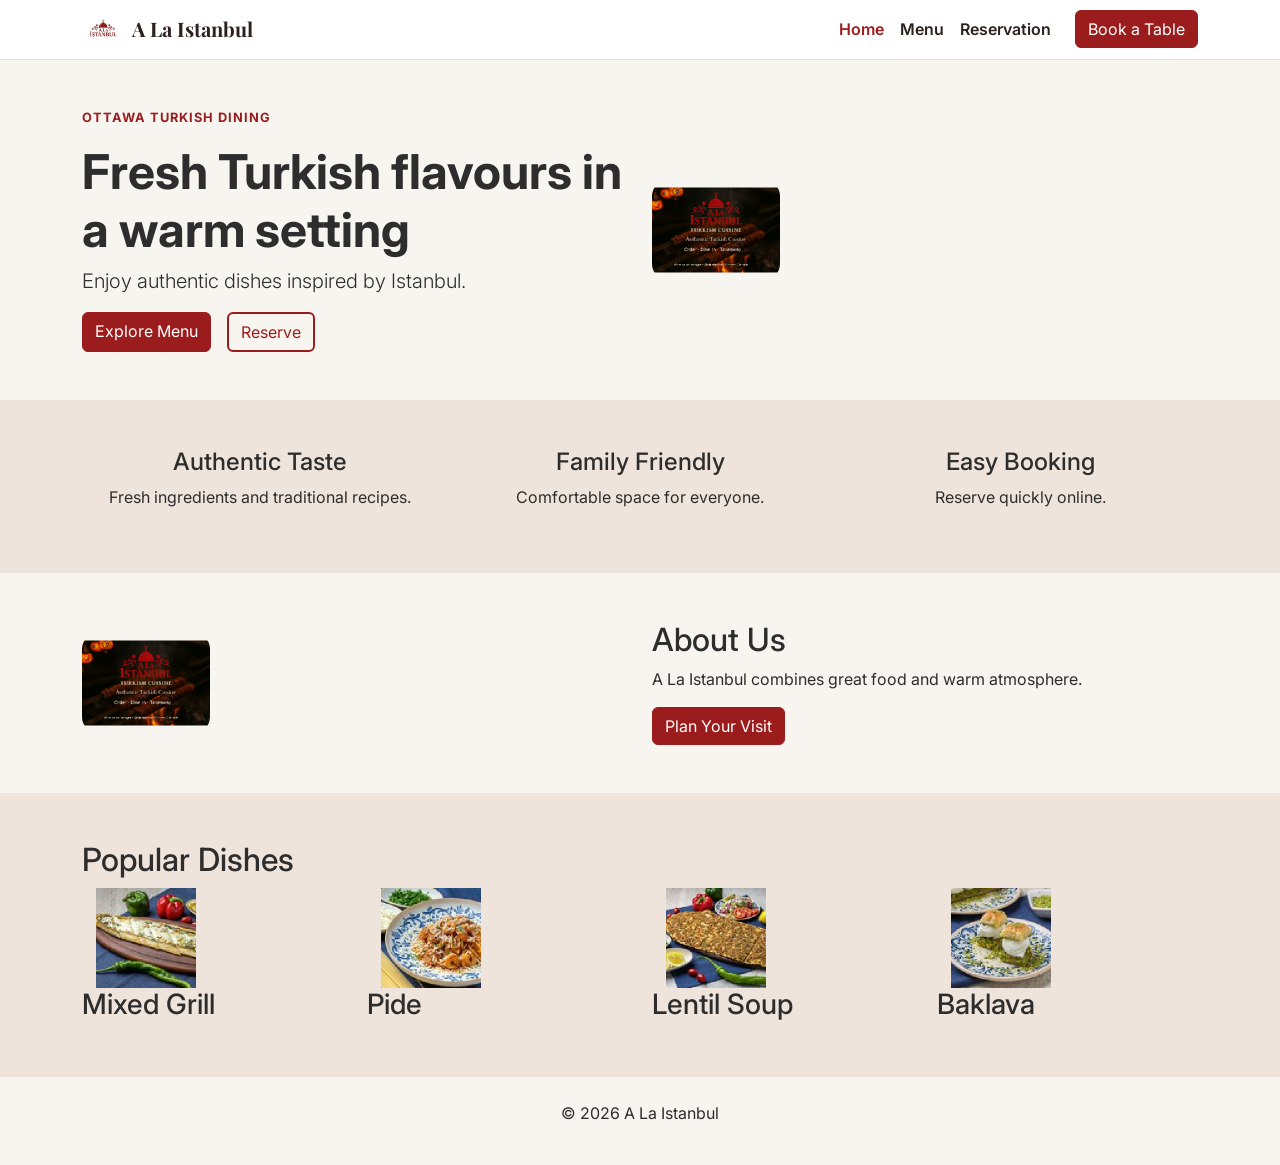
<file: index.html>
<!DOCTYPE html>
<html lang="en">
<head>
  <!-- Basic setup for character encoding and responsive layout -->
  <meta charset="UTF-8">
  <meta name="viewport" content="width=device-width, initial-scale=1.0">

  <!-- Page title -->
  <title>A La Istanbul | Home</title>

  <!-- Google Fonts for typography matching my design -->
  <link rel="preconnect" href="https://fonts.googleapis.com">
  <link rel="preconnect" href="https://fonts.gstatic.com" crossorigin>
  <link href="https://fonts.googleapis.com/css2?family=Inter:wght@400;500;600;700;800&family=Playfair+Display:wght@600;700&display=swap" rel="stylesheet">

  <!-- Bootstrap for layout and components -->
  <link href="https://cdn.jsdelivr.net/npm/bootstrap@5.3.3/dist/css/bootstrap.min.css" rel="stylesheet">

  <!-- My custom styles -->
  <link rel="stylesheet" href="css/style.css">
</head>

<body>

  <!-- Accessibility: skip navigation -->
  <a class="skip-link" href="#main-content">Skip to main content</a>

  <!-- NAVBAR -->
  <header>
    <nav class="navbar navbar-expand-lg bg-white border-bottom" aria-label="Primary navigation">
      <div class="container">

        <!-- Logo -->
        <a class="navbar-brand d-flex align-items-center gap-2" href="index.html">
          <img src="photos/logo.png" alt="A La Istanbul logo" width="42" height="42">
          <span class="brand-text">A La Istanbul</span>
        </a>

        <!-- Mobile menu button -->
        <button class="navbar-toggler" type="button" data-bs-toggle="collapse" data-bs-target="#site-nav">
          <span class="navbar-toggler-icon"></span>
        </button>

        <!-- Links -->
        <div class="collapse navbar-collapse" id="site-nav">
          <ul class="navbar-nav ms-auto">
            <li class="nav-item"><a class="nav-link active" href="index.html">Home</a></li>
            <li class="nav-item"><a class="nav-link" href="menu.html">Menu</a></li>
            <li class="nav-item"><a class="nav-link" href="reservation.html">Reservation</a></li>
          </ul>

          <!-- CTA -->
          <a href="reservation.html" class="btn btn-brand ms-lg-3">Book a Table</a>
        </div>
      </div>
    </nav>
  </header>

  <!-- MAIN -->
  <main id="main-content">

    <!-- HERO -->
    <section class="hero-section py-5">
      <div class="container">
        <div class="row align-items-center">

          <!-- Text -->
          <div class="col-lg-6">
            <p class="eyebrow">Ottawa Turkish Dining</p>
            <h1 class="display-5 fw-bold">Fresh Turkish flavours in a warm setting</h1>
            <p class="lead">
              Enjoy authentic dishes inspired by Istanbul.
            </p>

            <!-- Buttons -->
            <div class="d-flex gap-3">
              <a href="menu.html" class="btn btn-brand">Explore Menu</a>
              <a href="reservation.html" class="btn btn-outline-brand">Reserve</a>
            </div>
          </div>

          <!-- Image -->
          <div class="col-lg-6">
            <!-- I reused one image for simplicity instead of multiple versions -->
            <img src="photos/hero.png" class="img-fluid rounded-4" alt="Restaurant view">
          </div>

        </div>
      </div>
    </section>

    <!-- FEATURES -->
    <section class="py-5 bg-soft">
      <div class="container">
        <div class="row text-center">

          <!-- Feature 1 -->
          <div class="col-md-4">
            <h2 class="h4">Authentic Taste</h2>
            <p>Fresh ingredients and traditional recipes.</p>
          </div>

          <!-- Feature 2 -->
          <div class="col-md-4">
            <h2 class="h4">Family Friendly</h2>
            <p>Comfortable space for everyone.</p>
          </div>

          <!-- Feature 3 -->
          <div class="col-md-4">
            <h2 class="h4">Easy Booking</h2>
            <p>Reserve quickly online.</p>
          </div>

        </div>
      </div>
    </section>

    <!-- ABOUT -->
    <section class="py-5">
      <div class="container">
        <div class="row align-items-center">

          <!-- Image -->
          <div class="col-lg-6">
            <img src="photos/hero.png" class="img-fluid rounded-4" alt="Dining area">
          </div>

          <!-- Text -->
          <div class="col-lg-6">
            <h2>About Us</h2>
            <p>
              A La Istanbul combines great food and warm atmosphere.
            </p>
            <a href="reservation.html" class="btn btn-brand">Plan Your Visit</a>
          </div>

        </div>
      </div>
    </section>

    <!-- DISHES -->
    <section class="py-5 bg-soft">
      <div class="container">

        <h2>Popular Dishes</h2>

        <div class="row">

          <!-- Dish 1 -->
          <div class="col-md-3">
            <img src="photos/main-1.png" class="img-fluid" alt="Grill">
            <h3>Mixed Grill</h3>
          </div>

          <!-- Dish 2 -->
          <div class="col-md-3">
            <img src="photos/main-2.png" class="img-fluid" alt="Pide">
            <h3>Pide</h3>
          </div>

          <!-- Dish 3 -->
          <div class="col-md-3">
            <img src="photos/main-3.png" class="img-fluid" alt="Soup">
            <h3>Lentil Soup</h3>
          </div>

          <!-- Dish 4 -->
          <div class="col-md-3">
            <img src="photos/dessert-1.png" class="img-fluid" alt="Dessert">
            <h3>Baklava</h3>
          </div>

        </div>
      </div>
    </section>

  </main>

  <!-- FOOTER -->
  <footer class="py-4">
    <div class="container text-center">
      <p>© 2026 A La Istanbul</p>
    </div>
  </footer>

  <!-- Bootstrap JS -->
  <script src="https://cdn.jsdelivr.net/npm/bootstrap@5.3.3/dist/js/bootstrap.bundle.min.js"></script>

</body>
</html>
</file>
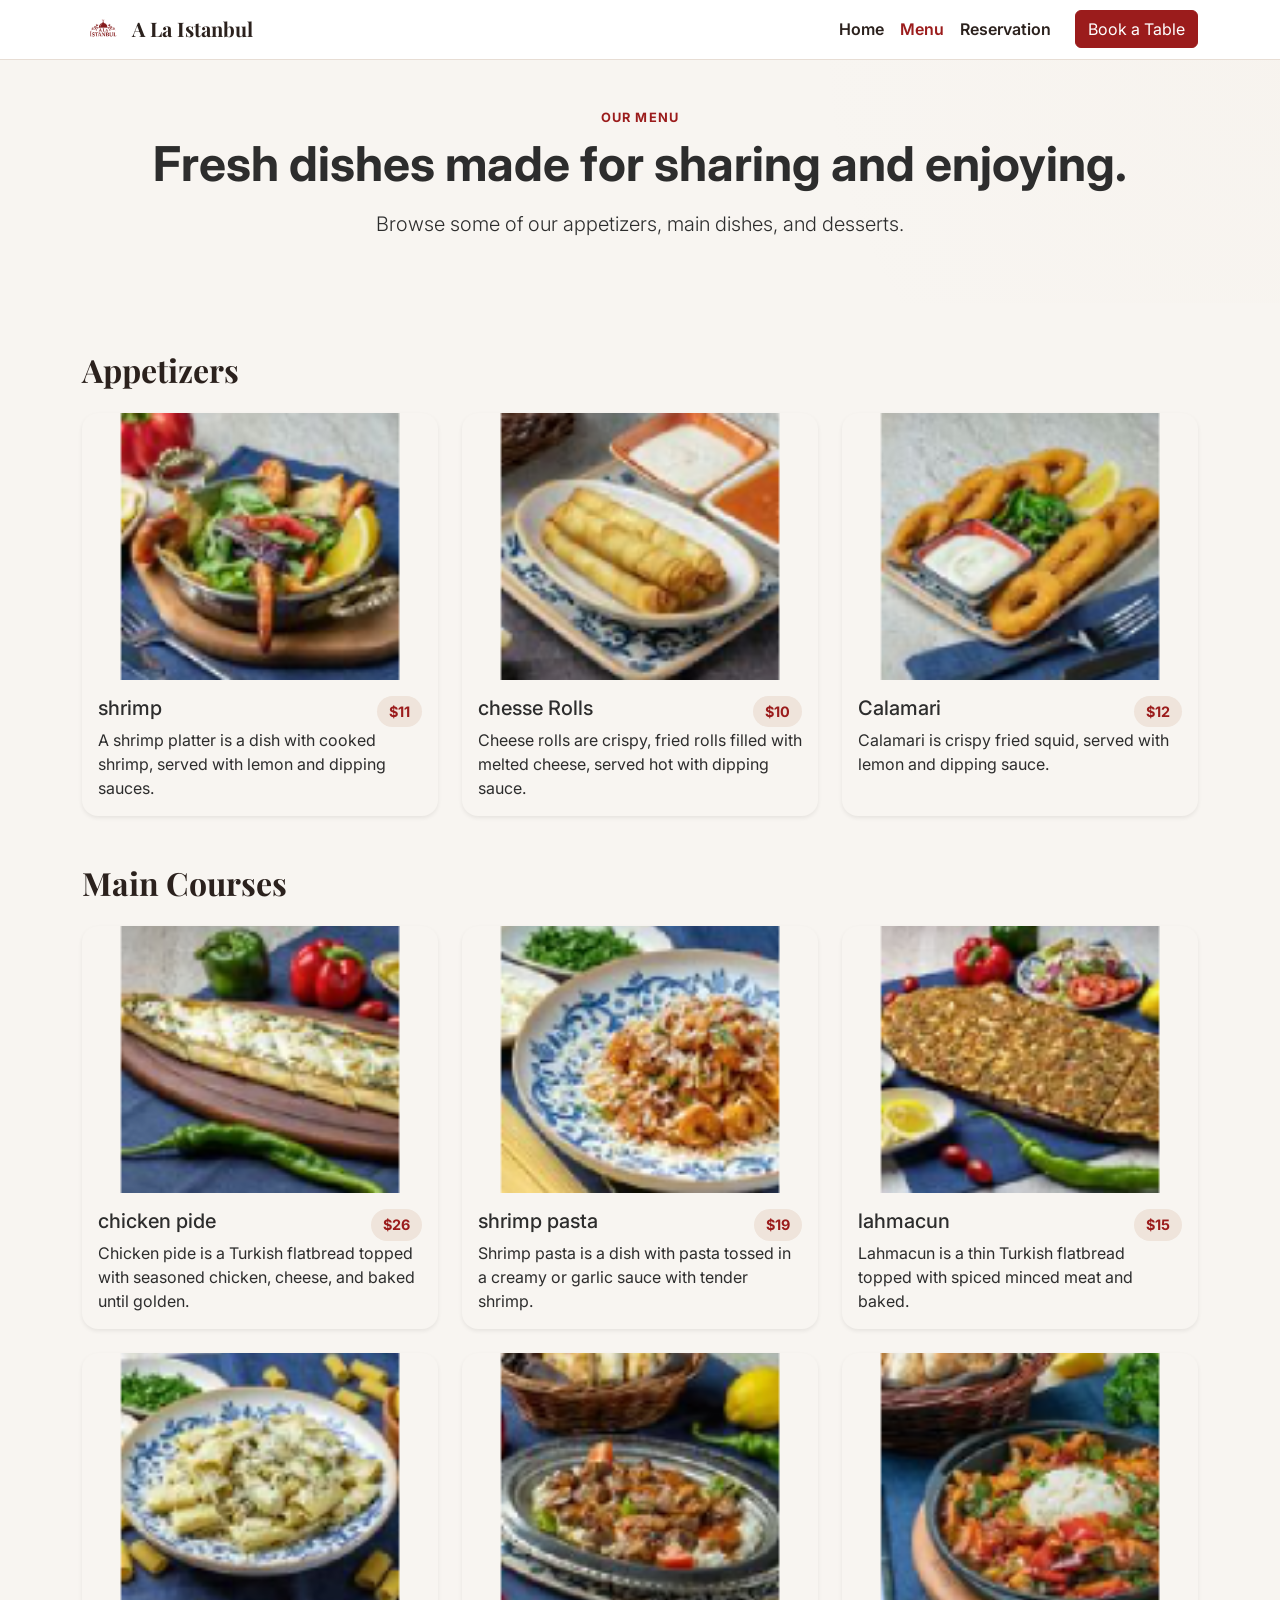
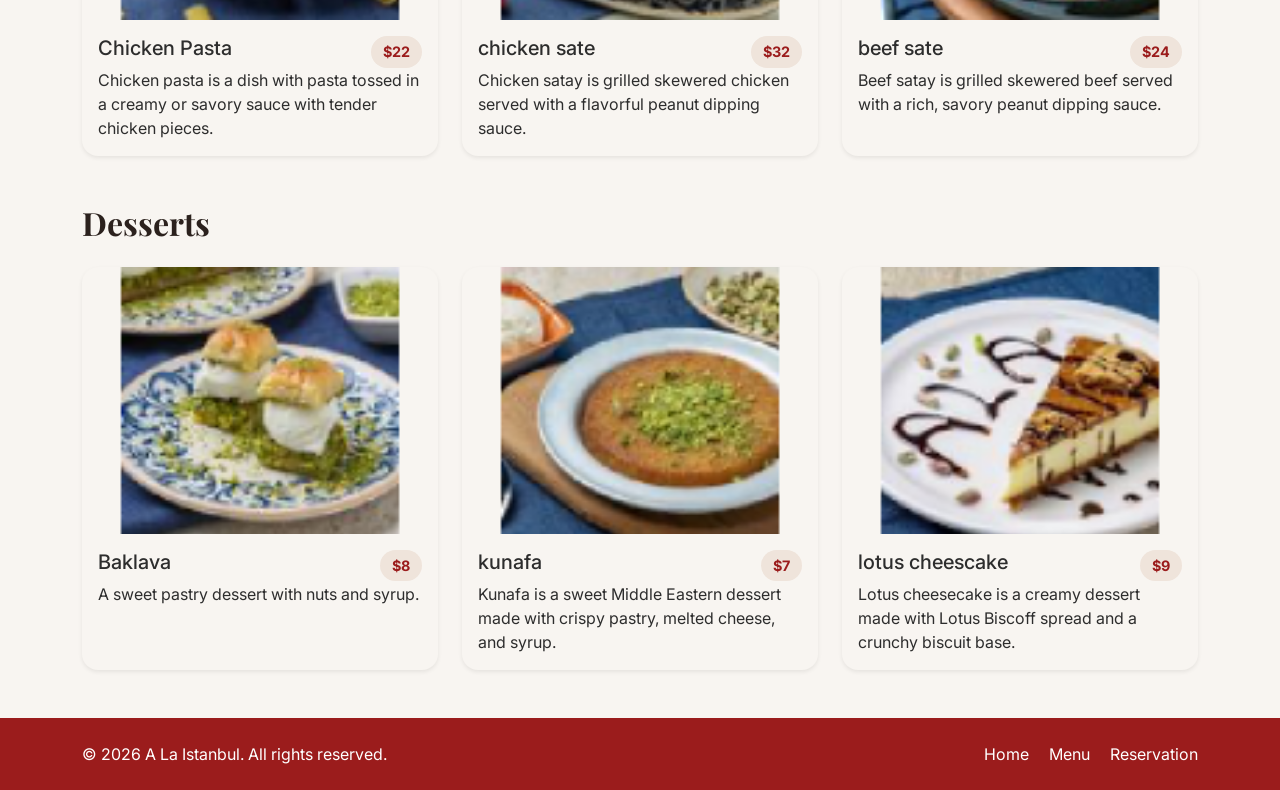
<file: menu.html>
<!DOCTYPE html>
<html lang="en">
<head>
  <!-- Basic page setup so the browser reads text properly and scales the layout on phones -->
  <meta charset="UTF-8">
  <meta name="viewport" content="width=device-width, initial-scale=1.0">

  <!-- This title appears in the browser tab -->
  <title>A La Istanbul | Menu</title>

  <!-- I used the same fonts here as the other pages so the whole site feels consistent -->
  <link rel="preconnect" href="https://fonts.googleapis.com">
  <link rel="preconnect" href="https://fonts.gstatic.com" crossorigin>
  <link href="https://fonts.googleapis.com/css2?family=Inter:wght@400;500;600;700;800&family=Playfair+Display:wght@600;700&display=swap" rel="stylesheet">

  <!-- Bootstrap gives me the grid, spacing, cards, and navbar without building those parts from zero -->
  <link href="https://cdn.jsdelivr.net/npm/bootstrap@5.3.3/dist/css/bootstrap.min.css" rel="stylesheet">

  <!-- This is my own stylesheet where I control the custom colors and extra styling -->
  <link rel="stylesheet" href="css/style.css">
</head>
<body>

  <!-- I added this skip link for accessibility so keyboard users can jump to the main content faster -->
  <a class="skip-link" href="#main-content">Skip to main content</a>

  <header>
    <!-- I repeated the same navbar from the home page so users can move around the site easily -->
    <nav class="navbar navbar-expand-lg bg-white border-bottom" aria-label="Primary navigation">
      <div class="container">

        <!-- Brand logo and name -->
        <a class="navbar-brand d-flex align-items-center gap-2" href="index.html">
          <img src="photos/logo.png" alt="A La Istanbul logo" width="42" height="42">
          <span class="brand-text">A La Istanbul</span>
        </a>

        <!-- This button only shows on smaller screens when the menu collapses -->
        <button
          class="navbar-toggler"
          type="button"
          data-bs-toggle="collapse"
          data-bs-target="#site-nav"
          aria-controls="site-nav"
          aria-expanded="false"
          aria-label="Toggle navigation"
        >
          <span class="navbar-toggler-icon"></span>
        </button>

        <!-- Main navigation links -->
        <div class="collapse navbar-collapse" id="site-nav">
          <ul class="navbar-nav ms-auto mb-2 mb-lg-0">
            <li class="nav-item"><a class="nav-link" href="index.html">Home</a></li>

            <!-- I marked menu as the active page because this is the page the user is currently on -->
            <li class="nav-item"><a class="nav-link active" href="menu.html" aria-current="page">Menu</a></li>

            <li class="nav-item"><a class="nav-link" href="reservation.html">Reservation</a></li>
          </ul>

          <!-- This button stands out more than the links because reserving is an important action -->
          <a href="reservation.html" class="btn btn-brand ms-lg-3">Book a Table</a>
        </div>
      </div>
    </nav>
  </header>

  <main id="main-content">

    <!-- I added a page banner at the top so the page feels complete and users immediately know they are viewing the menu -->
    <section class="page-banner py-5">
      <div class="container text-center">
        <p class="eyebrow mb-2">Our Menu</p>
        <h1 class="display-5 fw-bold mb-3">Fresh dishes made for sharing and enjoying.</h1>
        <p class="lead mx-auto page-lead">
          Browse some of our appetizers, main dishes, and desserts.
        </p>
      </div>
    </section>

    <section class="py-5">
      <div class="container">

        <!-- APPETIZERS -->
        <!-- I separated the menu into categories because it makes the content easier to scan -->
        <h2 class="section-title mb-4">Appetizers</h2>
        <div class="row g-4 mb-5">

          <div class="col-md-6 col-lg-4">
            <article class="card menu-card h-100 border-0 shadow-sm">
              <img src="photos/app-1.png" class="card-img-top" alt="Appetizer dish served on a plate">
              <div class="card-body">
                <div class="d-flex justify-content-between align-items-start gap-3">
                  <h3 class="h5 mb-2">shrimp</h3>
                  <span class="price-tag">$11</span>
                </div>
                <p class="mb-0">A shrimp platter is a dish with cooked shrimp, served with lemon and dipping sauces.</p>
              </div>
            </article>
          </div>

          <div class="col-md-6 col-lg-4">
            <article class="card menu-card h-100 border-0 shadow-sm">
              <img src="photos/app-2.png" class="card-img-top" alt="Small Turkish appetizer dish">
              <div class="card-body">
                <div class="d-flex justify-content-between align-items-start gap-3">
                  <h3 class="h5 mb-2"> chesse Rolls</h3>
                  <span class="price-tag">$10</span>
                </div>
                <p class="mb-0">Cheese rolls are crispy, fried rolls filled with melted cheese, served hot with dipping sauce.</p>
              </div>
            </article>
          </div>

          <div class="col-md-6 col-lg-4">
            <article class="card menu-card h-100 border-0 shadow-sm">
              <img src="photos/app-3.png" class="card-img-top" alt="Warm baked appetizer">
              <div class="card-body">
                <div class="d-flex justify-content-between align-items-start gap-3">
                  <h3 class="h5 mb-2">Calamari</h3>
                  <span class="price-tag">$12</span>
                </div>
                <p class="mb-0">Calamari is crispy fried squid, served with lemon and dipping sauce.</p>
              </div>
            </article>
          </div>
        </div>

        <!-- MAIN COURSES -->
        <!-- I used more items in this section because the main dishes are the biggest part of the menu -->
        <h2 class="section-title mb-4">Main Courses</h2>
        <div class="row g-4 mb-5">

          <div class="col-md-6 col-lg-4">
            <article class="card menu-card h-100 border-0 shadow-sm">
              <img src="photos/main-1.png" class="card-img-top" alt="Grilled meat platter">
              <div class="card-body">
                <div class="d-flex justify-content-between align-items-start gap-3">
                  <h3 class="h5 mb-2">chicken pide</h3>
                  <span class="price-tag">$26</span>
                </div>
                <p class="mb-0">Chicken pide is a Turkish flatbread topped with seasoned chicken, cheese, and baked until golden.</p>
              </div>
            </article>
          </div>

          <div class="col-md-6 col-lg-4">
            <article class="card menu-card h-100 border-0 shadow-sm">
              <img src="photos/main-2.png" class="card-img-top" alt="Turkish pide on a tray">
              <div class="card-body">
                <div class="d-flex justify-content-between align-items-start gap-3">
                  <h3 class="h5 mb-2">shrimp pasta</h3>
                  <span class="price-tag">$19</span>
                </div>
                <p class="mb-0">Shrimp pasta is a dish with pasta tossed in a creamy or garlic sauce with tender shrimp.</p>
              </div>
            </article>
          </div>

          <div class="col-md-6 col-lg-4">
            <article class="card menu-card h-100 border-0 shadow-sm">
              <img src="photos/main-3.png" class="card-img-top" alt="Soup or warm main dish in a bowl">
              <div class="card-body">
                <div class="d-flex justify-content-between align-items-start gap-3">
                  <h3 class="h5 mb-2">lahmacun</h3>
                  <span class="price-tag">$15</span>
                </div>
                <p class="mb-0">Lahmacun is a thin Turkish flatbread topped with spiced minced meat and baked.</p>
              </div>
            </article>
          </div>

          <div class="col-md-6 col-lg-4">
            <article class="card menu-card h-100 border-0 shadow-sm">
              <img src="photos/main-4.png" class="card-img-top" alt="Main dish served on a plate">
              <div class="card-body">
                <div class="d-flex justify-content-between align-items-start gap-3">
                  <h3 class="h5 mb-2">Chicken Pasta</h3>
                  <span class="price-tag">$22</span>
                </div>
                <p class="mb-0">Chicken pasta is a dish with pasta tossed in a creamy or savory sauce with tender chicken pieces.</p>
              </div>
            </article>
          </div>

          <div class="col-md-6 col-lg-4">
            <article class="card menu-card h-100 border-0 shadow-sm">
              <img src="photos/main-5.png" class="card-img-top" alt="Large Turkish meal on a serving dish">
              <div class="card-body">
                <div class="d-flex justify-content-between align-items-start gap-3">
                  <h3 class="h5 mb-2">chicken sate</h3>
                  <span class="price-tag">$32</span>
                </div>
                <p class="mb-0">Chicken satay is grilled skewered chicken served with a flavorful peanut dipping sauce.
</p>
              </div>
            </article>
          </div>

          <div class="col-md-6 col-lg-4">
            <article class="card menu-card h-100 border-0 shadow-sm">
              <img src="photos/main-6.png" class="card-img-top" alt="Special house entrée">
              <div class="card-body">
                <div class="d-flex justify-content-between align-items-start gap-3">
                  <h3 class="h5 mb-2">beef sate</h3>
                  <span class="price-tag">$24</span>
                </div>
                <p class="mb-0"> Beef satay is grilled skewered beef served with a rich, savory peanut dipping sauce.
</p>
              </div>
            </article>
          </div>
        </div>

        <!-- DESSERTS -->
        <!-- I kept the dessert section shorter because it works well visually after the larger mains section -->
        <h2 class="section-title mb-4">Desserts</h2>
        <div class="row g-4">

          <div class="col-md-6 col-lg-4">
            <article class="card menu-card h-100 border-0 shadow-sm">
              <img src="photos/dessert-1.png" class="card-img-top" alt="Baklava dessert on a plate">
              <div class="card-body">
                <div class="d-flex justify-content-between align-items-start gap-3">
                  <h3 class="h5 mb-2">Baklava</h3>
                  <span class="price-tag">$8</span>
                </div>
                <p class="mb-0">A sweet pastry dessert with nuts and syrup.</p>
              </div>
            </article>
          </div>

          <div class="col-md-6 col-lg-4">
            <article class="card menu-card h-100 border-0 shadow-sm">
              <img src="photos/dessert-2.png" class="card-img-top" alt="Dessert served in a bowl or plate">
              <div class="card-body">
                <div class="d-flex justify-content-between align-items-start gap-3">
                  <h3 class="h5 mb-2">kunafa</h3>
                  <span class="price-tag">$7</span>
                </div>
                <p class="mb-0">Kunafa is a sweet Middle Eastern dessert made with crispy pastry, melted cheese, and syrup.
</p>
              </div>
            </article>
          </div>

          <div class="col-md-6 col-lg-4">
            <article class="card menu-card h-100 border-0 shadow-sm">
              <img src="photos/dessert-3.png" class="card-img-top" alt="Turkish sweet dessert">
              <div class="card-body">
                <div class="d-flex justify-content-between align-items-start gap-3">
                  <h3 class="h5 mb-2">lotus cheescake</h3>
                  <span class="price-tag">$9</span>
                </div>
                <p class="mb-0">Lotus cheesecake is a creamy dessert made with Lotus Biscoff spread and a crunchy biscuit base.
</p>
              </div>
            </article>
          </div>
        </div>

      </div>
    </section>
  </main>

  <!-- I repeated the footer links here so users still have navigation choices at the bottom of the page -->
  <footer class="site-footer py-4">
    <div class="container">
      <div class="row g-3 align-items-center">
        <div class="col-md-6">
          <p class="mb-0">© 2026 A La Istanbul. All rights reserved.</p>
        </div>
        <div class="col-md-6 text-md-end">
          <a href="index.html" class="footer-link">Home</a>
          <a href="menu.html" class="footer-link">Menu</a>
          <a href="reservation.html" class="footer-link">Reservation</a>
        </div>
      </div>
    </div>
  </footer>

  <!-- I added the Bootstrap JS bundle here so the mobile menu button can work properly -->
  <script src="https://cdn.jsdelivr.net/npm/bootstrap@5.3.3/dist/js/bootstrap.bundle.min.js"></script>
</body>
</html>
</file>
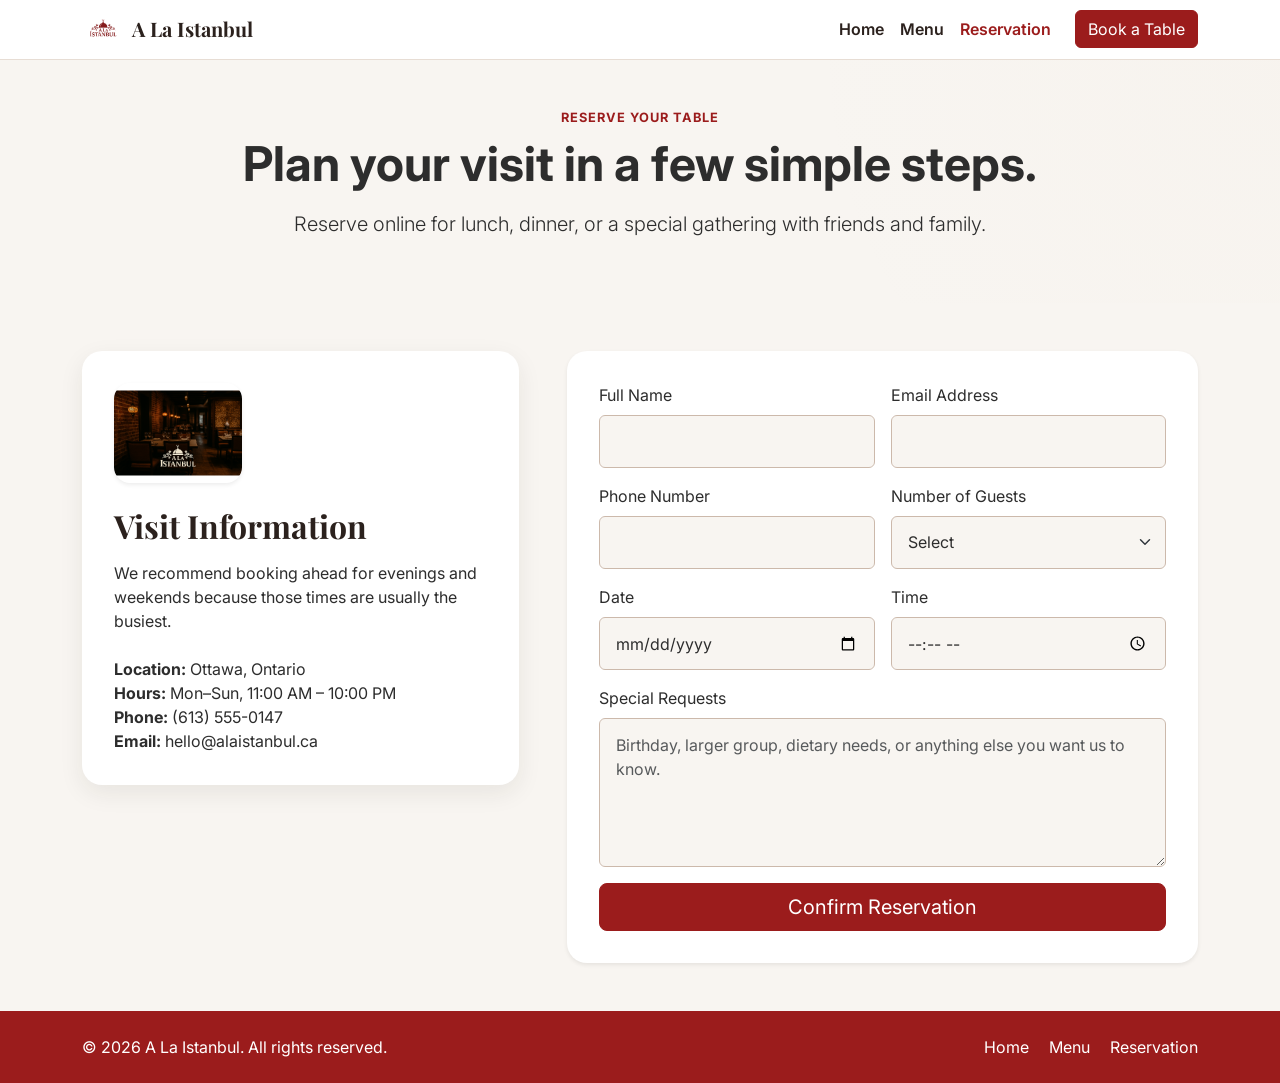
<file: reservation.html>
<!DOCTYPE html>
<html lang="en">
<head>
  <!-- Basic page setup so the browser can read the page properly and scale it on mobile screens -->
  <meta charset="UTF-8">
  <meta name="viewport" content="width=device-width, initial-scale=1.0">

  <!-- This title appears in the browser tab -->
  <title>A La Istanbul | Reservation</title>

  <!-- I kept the same fonts here so all pages look connected as one website -->
  <link rel="preconnect" href="https://fonts.googleapis.com">
  <link rel="preconnect" href="https://fonts.gstatic.com" crossorigin>
  <link href="https://fonts.googleapis.com/css2?family=Inter:wght@400;500;600;700;800&family=Playfair+Display:wght@600;700&display=swap" rel="stylesheet">

  <!-- Bootstrap helps me with the responsive grid, navbar, spacing, and form styling -->
  <link href="https://cdn.jsdelivr.net/npm/bootstrap@5.3.3/dist/css/bootstrap.min.css" rel="stylesheet">

  <!-- My own stylesheet is linked here so this page uses the same custom styles as the rest of the site -->
  <link rel="stylesheet" href="css/style.css">
</head>
<body>

  <!-- This skip link is here for accessibility so keyboard users can move straight to the main content -->
  <a class="skip-link" href="#main-content">Skip to main content</a>

  <header>
    <!-- I reused the same navbar from the other pages so navigation stays consistent across the site -->
    <nav class="navbar navbar-expand-lg bg-white border-bottom" aria-label="Primary navigation">
      <div class="container">

        <!-- Brand logo and restaurant name -->
        <a class="navbar-brand d-flex align-items-center gap-2" href="index.html">
          <img src="photos/logo.png" alt="A La Istanbul logo" width="42" height="42">
          <span class="brand-text">A La Istanbul</span>
        </a>

        <!-- This button appears on smaller screens when the menu collapses -->
        <button
          class="navbar-toggler"
          type="button"
          data-bs-toggle="collapse"
          data-bs-target="#site-nav"
          aria-controls="site-nav"
          aria-expanded="false"
          aria-label="Toggle navigation"
        >
          <span class="navbar-toggler-icon"></span>
        </button>

        <!-- Main page links -->
        <div class="collapse navbar-collapse" id="site-nav">
          <ul class="navbar-nav ms-auto mb-2 mb-lg-0">
            <li class="nav-item"><a class="nav-link" href="index.html">Home</a></li>
            <li class="nav-item"><a class="nav-link" href="menu.html">Menu</a></li>

            <!-- I marked reservation as active because this is the page the user is visiting now -->
            <li class="nav-item"><a class="nav-link active" href="reservation.html" aria-current="page">Reservation</a></li>
          </ul>

          <!-- This call-to-action stays in the navbar because reserving is one of the main goals of the website -->
          <a href="reservation.html" class="btn btn-brand ms-lg-3">Book a Table</a>
        </div>
      </div>
    </nav>
  </header>

  <main id="main-content">

    <!-- I added a banner section at the top so users know right away that this page is for reservations -->
    <section class="page-banner py-5">
      <div class="container text-center">
        <p class="eyebrow mb-2">Reserve Your Table</p>
        <h1 class="display-5 fw-bold mb-3">Plan your visit in a few simple steps.</h1>
        <p class="lead mx-auto page-lead">
          Reserve online for lunch, dinner, or a special gathering with friends and family.
        </p>
      </div>
    </section>

    <section class="py-5 py-lg-6">
      <div class="container">
        <div class="row g-4 g-lg-5 align-items-start">

          <!-- I placed restaurant info beside the form so users can see basic details without leaving the page -->
          <div class="col-lg-5">
            <div class="reservation-info-card h-100">

              <!-- I used your reservation image here to make the page look warmer and more visual -->
              <img
                src="photos/reservation.png"
                alt="Restaurant reservation dining area"
                class="img-fluid rounded-4 shadow-sm mb-4"
              >

              <h2 class="section-title mb-3">Visit Information</h2>
              <p class="mb-4">
                We recommend booking ahead for evenings and weekends because those times are usually the busiest.
              </p>

              <!-- I used a simple list here because the details are quick facts and easier to scan in this format -->
              <ul class="list-unstyled reservation-details mb-0">
                <li><strong>Location:</strong> Ottawa, Ontario</li>
                <li><strong>Hours:</strong> Mon–Sun, 11:00 AM – 10:00 PM</li>
                <li><strong>Phone:</strong> (613) 555-0147</li>
                <li><strong>Email:</strong> hello@alaistanbul.ca</li>
              </ul>
            </div>
          </div>

          <!-- I made the form the main interactive part of the page because booking is the main purpose here -->
          <div class="col-lg-7">
            <form class="reservation-form shadow-sm" action="#" method="post">
              <div class="row g-3">

                <!-- Name field -->
                <div class="col-md-6">
                  <label for="full-name" class="form-label">Full Name</label>
                  <input type="text" class="form-control" id="full-name" name="full-name" required>
                </div>

                <!-- Email field -->
                <div class="col-md-6">
                  <label for="email" class="form-label">Email Address</label>
                  <input type="email" class="form-control" id="email" name="email" required>
                </div>

                <!-- Phone field -->
                <div class="col-md-6">
                  <label for="phone" class="form-label">Phone Number</label>
                  <input type="tel" class="form-control" id="phone" name="phone" required>
                </div>

                <!-- Number of guests -->
                <div class="col-md-6">
                  <label for="guests" class="form-label">Number of Guests</label>
                  <select class="form-select" id="guests" name="guests" required>
                    <option value="">Select</option>
                    <option>1</option>
                    <option>2</option>
                    <option>3</option>
                    <option>4</option>
                    <option>5</option>
                    <option>6+</option>
                  </select>
                </div>

                <!-- Date input -->
                <div class="col-md-6">
                  <label for="date" class="form-label">Date</label>
                  <input type="date" class="form-control" id="date" name="date" required>
                </div>

                <!-- Time input -->
                <div class="col-md-6">
                  <label for="time" class="form-label">Time</label>
                  <input type="time" class="form-control" id="time" name="time" required>
                </div>

                <!-- Notes area -->
                <div class="col-12">
                  <label for="notes" class="form-label">Special Requests</label>
                  <textarea
                    class="form-control"
                    id="notes"
                    name="notes"
                    rows="5"
                    placeholder="Birthday, larger group, dietary needs, or anything else you want us to know."
                  ></textarea>
                </div>

                <!-- Submit button -->
                <div class="col-12">
                  <button type="submit" class="btn btn-brand btn-lg w-100">Confirm Reservation</button>
                </div>

              </div>
            </form>
          </div>

        </div>
      </div>
    </section>
  </main>

  <!-- I repeated the footer links here so users still have navigation options at the bottom of the page -->
  <footer class="site-footer py-4">
    <div class="container">
      <div class="row g-3 align-items-center">
        <div class="col-md-6">
          <p class="mb-0">© 2026 A La Istanbul. All rights reserved.</p>
        </div>
        <div class="col-md-6 text-md-end">
          <a href="index.html" class="footer-link">Home</a>
          <a href="menu.html" class="footer-link">Menu</a>
          <a href="reservation.html" class="footer-link">Reservation</a>
        </div>
      </div>
    </div>
  </footer>

  <!-- I added the Bootstrap JS bundle here so the mobile navbar works properly -->
  <script src="https://cdn.jsdelivr.net/npm/bootstrap@5.3.3/dist/js/bootstrap.bundle.min.js"></script>
</body>
</html>
</file>
<file: css/style.css>
:root {
  --bs-primary: #9b1c1c;
  --bs-primary-rgb: 155, 28, 28;
  --bs-secondary: #1f1f1f;
  --bs-secondary-rgb: 31, 31, 31;
  --bs-body-bg: #f8f5f1;
  --bs-body-bg-rgb: 248, 245, 241;
  --bs-body-color: #2d2d2d;
  --bs-body-color-rgb: 45, 45, 45;
  --bs-border-color: #e7ddd4;
  --brand-dark: #2b211d;
  --brand-red: #9b1c1c;
  --brand-cream: #f8f5f1;
  --brand-soft: #efe4db;
  --brand-gold: #c99b5f;
  --brand-green: #7abf9a;
  --brand-white: #ffffff;
  --heading-font: "Playfair Display", serif;
  --body-font: "Inter", sans-serif;
}

html {
  scroll-behavior: smooth;
}

body {
  font-family: var(--body-font);
  background-color: var(--brand-cream);
  color: var(--bs-body-color);
}

img {
  max-width: 100%;
  height: auto;
}

.skip-link {
  position: absolute;
  left: 1rem;
  top: -100px;
  z-index: 1000;
  padding: 0.75rem 1rem;
  background-color: var(--brand-dark);
  color: var(--brand-white);
  text-decoration: none;
  border-radius: 0.5rem;
}

.skip-link:focus {
  top: 1rem;
}

.brand-text {
  font-family: var(--heading-font);
  font-weight: 700;
  color: var(--brand-dark);
}

.navbar .nav-link {
  font-weight: 600;
  color: var(--brand-dark);
}

.navbar .nav-link:hover,
.navbar .nav-link:focus,
.navbar .nav-link.active {
  color: var(--brand-red);
}

.btn-brand {
  background-color: var(--brand-red);
  border-color: var(--brand-red);
  color: var(--brand-white);
}

.btn-brand:hover,
.btn-brand:focus {
  background-color: #7e1616;
  border-color: #7e1616;
  color: var(--brand-white);
}

.btn-outline-brand {
  border: 2px solid var(--brand-red);
  color: var(--brand-red);
  background-color: transparent;
}

.btn-outline-brand:hover,
.btn-outline-brand:focus {
  background-color: var(--brand-red);
  color: var(--brand-white);
}

.hero-section,
.page-banner {
  background:
    linear-gradient(rgba(248, 245, 241, 0.88), rgba(248, 245, 241, 0.88)),
    radial-gradient(circle at top right, rgba(201, 155, 95, 0.15), transparent 35%);
}

.hero-image {
  min-height: 340px;
  object-fit: cover;
}

.eyebrow {
  color: var(--brand-red);
  font-weight: 700;
  text-transform: uppercase;
  letter-spacing: 0.08em;
  font-size: 0.8rem;
}

.section-title {
  font-family: var(--heading-font);
  font-weight: 700;
  color: var(--brand-dark);
}

.bg-soft {
  background-color: var(--brand-soft);
}

.feature-card,
.reservation-info-card {
  background-color: var(--brand-white);
  border-radius: 1.25rem;
  padding: 2rem;
  box-shadow: 0 0.5rem 1.5rem rgba(43, 33, 29, 0.08);
}

.dish-card img,
.menu-card img {
  aspect-ratio: 4 / 3;
  object-fit: cover;
}

.dish-card,
.menu-card {
  border-radius: 1rem;
  overflow: hidden;
}

.price-tag {
  display: inline-block;
  background-color: var(--brand-soft);
  color: var(--brand-red);
  border-radius: 999px;
  padding: 0.3rem 0.75rem;
  font-size: 0.9rem;
  font-weight: 700;
  white-space: nowrap;
}

.page-lead {
  max-width: 45rem;
}

.reservation-form {
  background-color: var(--brand-white);
  border-radius: 1.25rem;
  padding: 2rem;
}

.form-control,
.form-select {
  border: 1px solid #ccb9ab;
  padding: 0.85rem 1rem;
}

.form-control:focus,
.form-select:focus {
  border-color: var(--brand-red);
  box-shadow: 0 0 0 0.2rem rgba(155, 28, 28, 0.15);
}

.site-footer {
  background-color: var(--brand-red);
  color: var(--brand-white);
}

.footer-link {
  color: var(--brand-white);
  margin-left: 1rem;
  text-decoration: none;
}

.footer-link:hover,
.footer-link:focus {
  text-decoration: underline;
}

.py-lg-6 {
  padding-top: 5rem;
  padding-bottom: 5rem;
}

@media (max-width: 767.98px) {
  .hero-image {
    min-height: 260px;
  }

  .reservation-form,
  .feature-card,
  .reservation-info-card {
    padding: 1.5rem;
  }

  .footer-link {
    margin-left: 0.75rem;
  }
}
</file>
